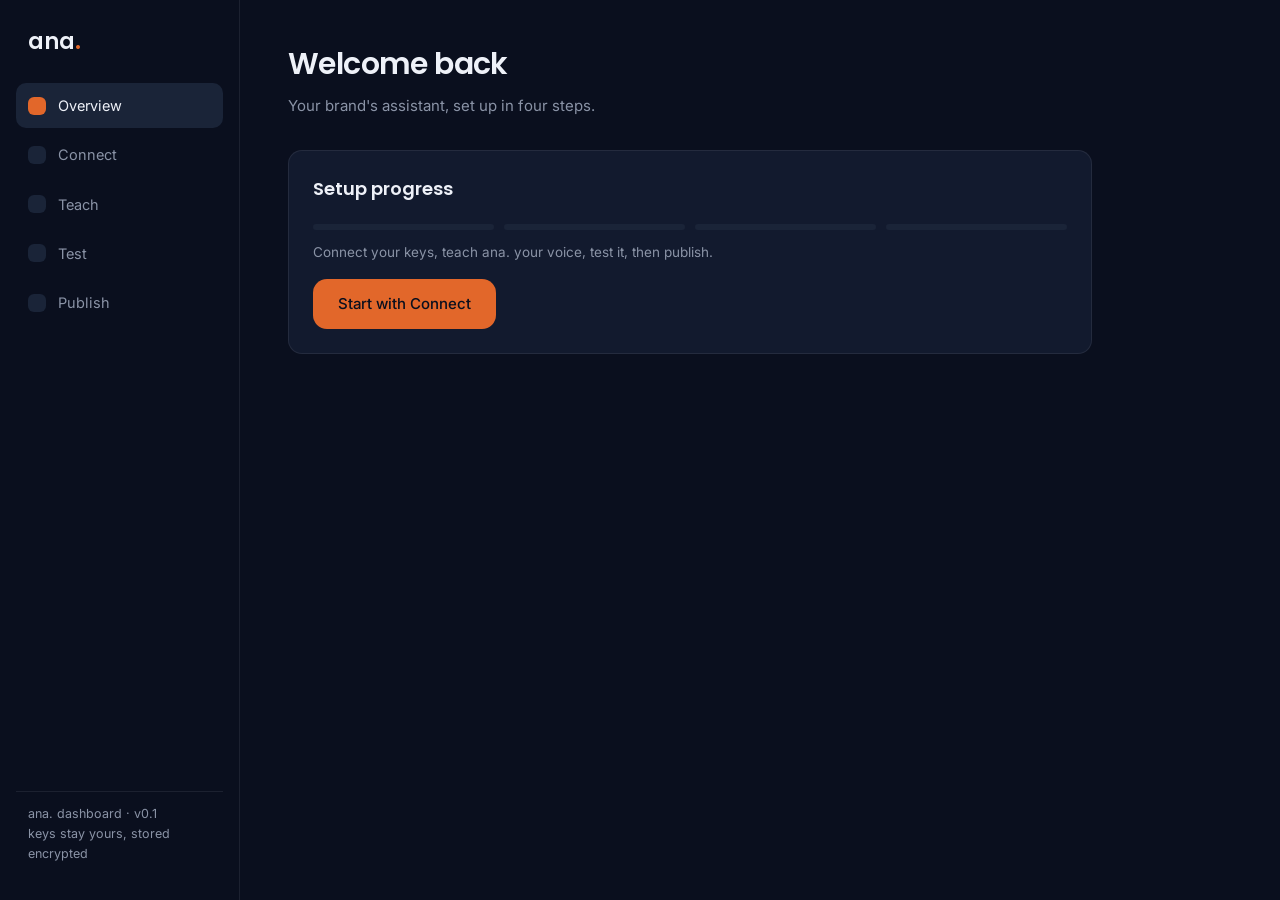
<file: dashboard.html>
<!doctype html>
<html lang="en">
<head>
<meta charset="utf-8" />
<meta name="viewport" content="width=device-width, initial-scale=1" />
<title>ana. — Dashboard</title>
<link rel="preconnect" href="https://fonts.googleapis.com" />
<link rel="preconnect" href="https://fonts.gstatic.com" crossorigin />
<link href="https://fonts.googleapis.com/css2?family=Poppins:wght@500;600&family=Inter:wght@400;500;600&display=swap" rel="stylesheet" />
<style>
:root {
  --night:#0A0F1E; --deep:#121A2E; --raised:#1A2438; --ink:#EEF1F8; --muted:#8A93A6;
  --amber:#E2672A; --border:rgba(238,241,248,0.08); --ok:#3FB68B; --radius:14px;
  --spring:cubic-bezier(0.22,1,0.36,1);
}
* { box-sizing:border-box; margin:0; padding:0; }
body { background:var(--night); color:var(--ink); font-family:'Inter',sans-serif; line-height:1.6; -webkit-font-smoothing:antialiased; display:flex; min-height:100vh; }
a { color:inherit; text-decoration:none; }
.accent { color:var(--amber); }
.btn { display:inline-block; font-family:'Inter',sans-serif; font-weight:500; font-size:15px; padding:12px 24px; border-radius:var(--radius); border:1px solid transparent; cursor:pointer; transition:transform .2s var(--spring), box-shadow .2s var(--spring); }
.btn-primary { background:var(--amber); color:var(--night); }
.btn-primary:hover { transform:translateY(-2px); box-shadow:0 10px 26px rgba(226,103,42,.35); }
.btn-ghost { background:transparent; color:var(--ink); border-color:rgba(238,241,248,.2); }
.btn-ghost:hover { border-color:rgba(238,241,248,.45); }
.btn-sm { padding:8px 16px; font-size:13px; }

/* sidebar */
.side { width:240px; flex:0 0 240px; border-right:1px solid var(--border); padding:24px 16px; display:flex; flex-direction:column; gap:4px; position:sticky; top:0; height:100vh; background:var(--night); }
.side-brand { font-family:'Poppins',sans-serif; font-weight:600; font-size:22px; padding:0 12px 20px; }
.side a.nav-item { display:flex; align-items:center; gap:12px; padding:11px 12px; border-radius:10px; color:var(--muted); font-size:14.5px; transition:background .2s, color .2s; }
.side a.nav-item:hover { color:var(--ink); background:var(--deep); }
.side a.nav-item.active { color:var(--ink); background:var(--raised); }
.nav-ico { width:18px; height:18px; border-radius:6px; display:inline-block; }
.side-foot { margin-top:auto; padding:12px; font-size:12.5px; color:var(--muted); border-top:1px solid var(--border); }

/* main */
.main { flex:1; padding:40px 48px; max-width:900px; }
.main h1 { font-family:'Poppins',sans-serif; font-weight:600; font-size:30px; letter-spacing:-.02em; }
.main .sub { color:var(--muted); font-size:15px; margin:6px 0 32px; }

.screen { display:none; }
.screen.active { display:block; }

.card { background:var(--deep); border:1px solid var(--border); border-radius:var(--radius); padding:24px; margin-bottom:16px; }
.card h3 { font-family:'Poppins',sans-serif; font-size:18px; font-weight:600; margin-bottom:4px; }
.card .hint { color:var(--muted); font-size:13.5px; margin-bottom:16px; }
.field { display:flex; gap:10px; align-items:center; }
.field input, .chat-input input, textarea { flex:1; background:var(--raised); border:1px solid var(--border); border-radius:10px; color:var(--ink); padding:12px 14px; font-family:'Inter',sans-serif; font-size:14.5px; }
.field input:focus, .chat-input input:focus, textarea:focus { outline:none; border-color:rgba(226,103,42,.5); }
textarea { width:100%; min-height:90px; resize:vertical; }

.status { font-size:12.5px; font-weight:500; padding:4px 12px; border-radius:999px; white-space:nowrap; }
.status.untested { color:var(--muted); background:var(--raised); }
.status.testing { color:var(--amber); background:rgba(226,103,42,.12); }
.status.ok { color:var(--ok); background:rgba(63,182,139,.12); }

/* overview progress */
.progress { display:flex; gap:10px; margin:20px 0 8px; }
.progress .seg { flex:1; height:6px; border-radius:3px; background:var(--raised); }
.progress .seg.done { background:var(--amber); }

/* chat */
.chat { border:1px solid var(--border); border-radius:var(--radius); background:var(--deep); padding:20px; height:380px; display:flex; flex-direction:column; }
.chat-log { flex:1; overflow-y:auto; display:flex; flex-direction:column; gap:12px; padding-right:6px; }
.bubble { max-width:80%; padding:11px 15px; border-radius:14px; font-size:14.5px; }
.bubble.user { align-self:flex-end; background:var(--raised); }
.bubble.ana { align-self:flex-start; background:rgba(226,103,42,.12); border:1px solid rgba(226,103,42,.28); }
.chat-input { display:flex; gap:10px; margin-top:14px; }
.chat-input input { flex:1; }

/* toggle */
.switch { position:relative; width:48px; height:28px; flex:0 0 48px; }
.switch input { opacity:0; width:0; height:0; }
.slider { position:absolute; inset:0; background:var(--raised); border-radius:999px; cursor:pointer; transition:.25s; }
.slider::before { content:""; position:absolute; width:20px; height:20px; left:4px; top:4px; background:var(--muted); border-radius:50%; transition:.25s; }
.switch input:checked + .slider { background:var(--amber); }
.switch input:checked + .slider::before { transform:translateX(20px); background:var(--night); }

@media (max-width:760px) {
  body { flex-direction:column; }
  .side { width:100%; flex:none; height:auto; position:static; flex-direction:row; overflow-x:auto; }
  .side-brand, .side-foot { display:none; }
  .main { padding:28px 20px; }
}
</style>
</head>
<body>

<aside class="side">
  <a class="side-brand" href="/">ana<span class="accent">.</span></a>
  <a class="nav-item active" data-screen="overview"><span class="nav-ico" style="background:var(--amber)"></span>Overview</a>
  <a class="nav-item" data-screen="connect"><span class="nav-ico" style="background:var(--raised)"></span>Connect</a>
  <a class="nav-item" data-screen="teach"><span class="nav-ico" style="background:var(--raised)"></span>Teach</a>
  <a class="nav-item" data-screen="test"><span class="nav-ico" style="background:var(--raised)"></span>Test</a>
  <a class="nav-item" data-screen="publish"><span class="nav-ico" style="background:var(--raised)"></span>Publish</a>
  <div class="side-foot">ana. dashboard · v0.1<br>keys stay yours, stored encrypted</div>
</aside>

<main class="main">

  <section class="screen active" id="screen-overview">
    <h1>Welcome back</h1>
    <p class="sub">Your brand's assistant, set up in four steps.</p>
    <div class="card">
      <h3>Setup progress</h3>
      <div class="progress"><span class="seg"></span><span class="seg"></span><span class="seg"></span><span class="seg"></span></div>
      <p class="hint" style="margin-top:12px">Connect your keys, teach ana. your voice, test it, then publish.</p>
      <a class="btn btn-primary" data-goto="connect">Start with Connect</a>
    </div>
  </section>

  <section class="screen" id="screen-connect">
    <h1>Connect</h1>
    <p class="sub">Bring your own keys. They stay yours, stored encrypted, never shared.</p>

    <div class="card">
      <h3>Model key</h3>
      <p class="hint">OpenRouter or OpenAI. ana. uses this to generate answers. You pay your own usage.</p>
      <div class="field">
        <input type="password" placeholder="sk-or-… or sk-…" />
        <button class="btn btn-ghost btn-sm test-btn" data-status>Test</button>
        <span class="status untested">untested</span>
      </div>
    </div>

    <div class="card">
      <h3>Shopify</h3>
      <p class="hint">Pull your products so ana. knows your catalogue.</p>
      <div class="field">
        <input type="password" placeholder="shpat_…" />
        <button class="btn btn-ghost btn-sm test-btn" data-status>Test</button>
        <span class="status untested">untested</span>
      </div>
    </div>

    <div class="card">
      <h3>WhatsApp</h3>
      <p class="hint">Answer customers where they already are.</p>
      <div class="field">
        <input type="password" placeholder="access token" />
        <button class="btn btn-ghost btn-sm test-btn" data-status>Test</button>
        <span class="status untested">untested</span>
      </div>
    </div>

    <div class="card">
      <h3>Facebook & Instagram</h3>
      <p class="hint">Answer customers in Messenger and Instagram DMs.</p>
      <div class="field">
        <input type="password" placeholder="Meta token" />
        <button class="btn btn-ghost btn-sm test-btn" data-status>Test</button>
        <span class="status untested">untested</span>
      </div>
    </div>

    <div class="card">
      <h3>TikTok</h3>
      <p class="hint">Answer customers in TikTok Shop and comments.</p>
      <div class="field">
        <input type="password" placeholder="TikTok token" />
        <button class="btn btn-ghost btn-sm test-btn" data-status>Test</button>
        <span class="status untested">untested</span>
      </div>
    </div>
  </section>

  <section class="screen" id="screen-teach">
    <h1>Teach</h1>
    <p class="sub">Give ana. your catalogue and your voice.</p>
    <div class="card">
      <h3>Catalogue</h3>
      <p class="hint">Drop your products here, a CSV or a link to your store.</p>
      <div class="field"><input type="text" placeholder="Upload CSV or paste your Shopify store URL" /></div>
    </div>
    <div class="card">
      <h3>Brand voice</h3>
      <p class="hint">How should ana. sound? Warm, playful, formal? Any rules it must follow.</p>
      <textarea placeholder="e.g. Friendly and warm, never pushy. Never make medical claims. Always recommend the gentlest product first."></textarea>
    </div>
    <button class="btn btn-primary">Save</button>
  </section>

  <section class="screen" id="screen-test">
    <h1>Test</h1>
    <p class="sub">Chat with ana. before it goes live. Ask it the questions your customers ask.</p>
    <div class="chat">
      <div class="chat-log" id="chatLog">
        <div class="bubble ana">Hi, I'm ana. Ask me anything about the products.</div>
      </div>
      <div class="chat-input">
        <input id="chatInput" type="text" placeholder="e.g. Do you have a moisturiser for dry skin?" />
        <button class="btn btn-primary" id="sendBtn">Send</button>
      </div>
    </div>
  </section>

  <section class="screen" id="screen-publish">
    <h1>Publish</h1>
    <p class="sub">One click, and ana. is your brand everywhere.</p>
    <div class="card">
      <h3>Ready to go live</h3>
      <p class="hint">Confirm everything below, then flip the switch.</p>
      <div style="display:flex;align-items:center;justify-content:space-between;padding:8px 0">
        <span>Model key connected</span><span class="status ok">connected</span>
      </div>
      <div style="display:flex;align-items:center;justify-content:space-between;padding:8px 0">
        <span>Catalogue taught</span><span class="status ok">taught</span>
      </div>
      <div style="display:flex;align-items:center;justify-content:space-between;padding:8px 0">
        <span>Tested and sounding right</span><span class="status ok">passed</span>
      </div>
      <div style="display:flex;align-items:center;justify-content:space-between;padding:14px 0;border-top:1px solid var(--border);margin-top:8px">
        <span><strong>ana. is live</strong></span>
        <label class="switch"><input type="checkbox" id="liveToggle"><span class="slider"></span></label>
      </div>
    </div>
  </section>

</main>

<script>
const items = document.querySelectorAll('.nav-item');
const screens = document.querySelectorAll('.screen');
const goto = (name) => {
  items.forEach(i => i.classList.toggle('active', i.dataset.screen === name));
  screens.forEach(s => s.classList.toggle('active', s.id === 'screen-' + name));
};
items.forEach(i => i.addEventListener('click', () => goto(i.dataset.screen)));
document.querySelectorAll('[data-goto]').forEach(b => b.addEventListener('click', () => goto(b.dataset.goto)));

// ---- API config (set these for your deployment) ----
const API_BASE = '';   // e.g. 'https://mbay7-ana-api.hf.space'
const API_TOKEN = '';  // bearer token that protects the backend
const AUTH = { 'Content-Type': 'application/json', ...(API_TOKEN ? { 'Authorization': 'Bearer ' + API_TOKEN } : {}) };

const api = (path, opts) => {
  if (!API_BASE) return Promise.reject(new Error('no-api'));
  return fetch(API_BASE + path, opts).then(r => { if (!r.ok) throw new Error('http ' + r.status); return r.json(); });
};

// ---- Connect: store the model key (encrypted server-side), then mark connected ----
document.querySelectorAll('.test-btn').forEach(btn => {
  const field = btn.parentElement.querySelector('input');
  const status = btn.parentElement.querySelector('.status');
  btn.addEventListener('click', () => {
    const secret = field.value.trim();
    if (!secret) { status.textContent = 'enter a key'; status.className = 'status untested'; return; }
    status.textContent = 'testing'; status.className = 'status testing';
    api('/vault/keys', { method: 'POST', headers: AUTH, body: JSON.stringify({ name: 'demo:openrouter', secret }) })
      .then(() => { status.textContent = 'connected'; status.className = 'status ok'; })
      .catch(() => { status.textContent = 'backend offline'; status.className = 'status untested'; });
  });
});

// ---- Test: chat against the real engine ----
const log = document.getElementById('chatLog');
const input = document.getElementById('chatInput');
const send = document.getElementById('sendBtn');
const sendMsg = () => {
  const t = input.value.trim(); if (!t) return;
  const u = document.createElement('div'); u.className = 'bubble user'; u.textContent = t; log.appendChild(u);
  input.value = '';
  const a = document.createElement('div'); a.className = 'bubble ana'; a.textContent = '…'; log.appendChild(a);
  api('/assistants/demo/chat', { method: 'POST', headers: AUTH, body: JSON.stringify({ question: t }) })
    .then(r => { a.textContent = r.answer; })
    .catch(() => { a.textContent = 'Backend not connected yet. Set API_BASE above once the API is deployed, and this chat answers for real.'; });
  log.scrollTop = log.scrollHeight;
};
send.addEventListener('click', sendMsg);
input.addEventListener('keydown', e => { if (e.key === 'Enter') sendMsg(); });
</script>
</body>
</html>
</file>
